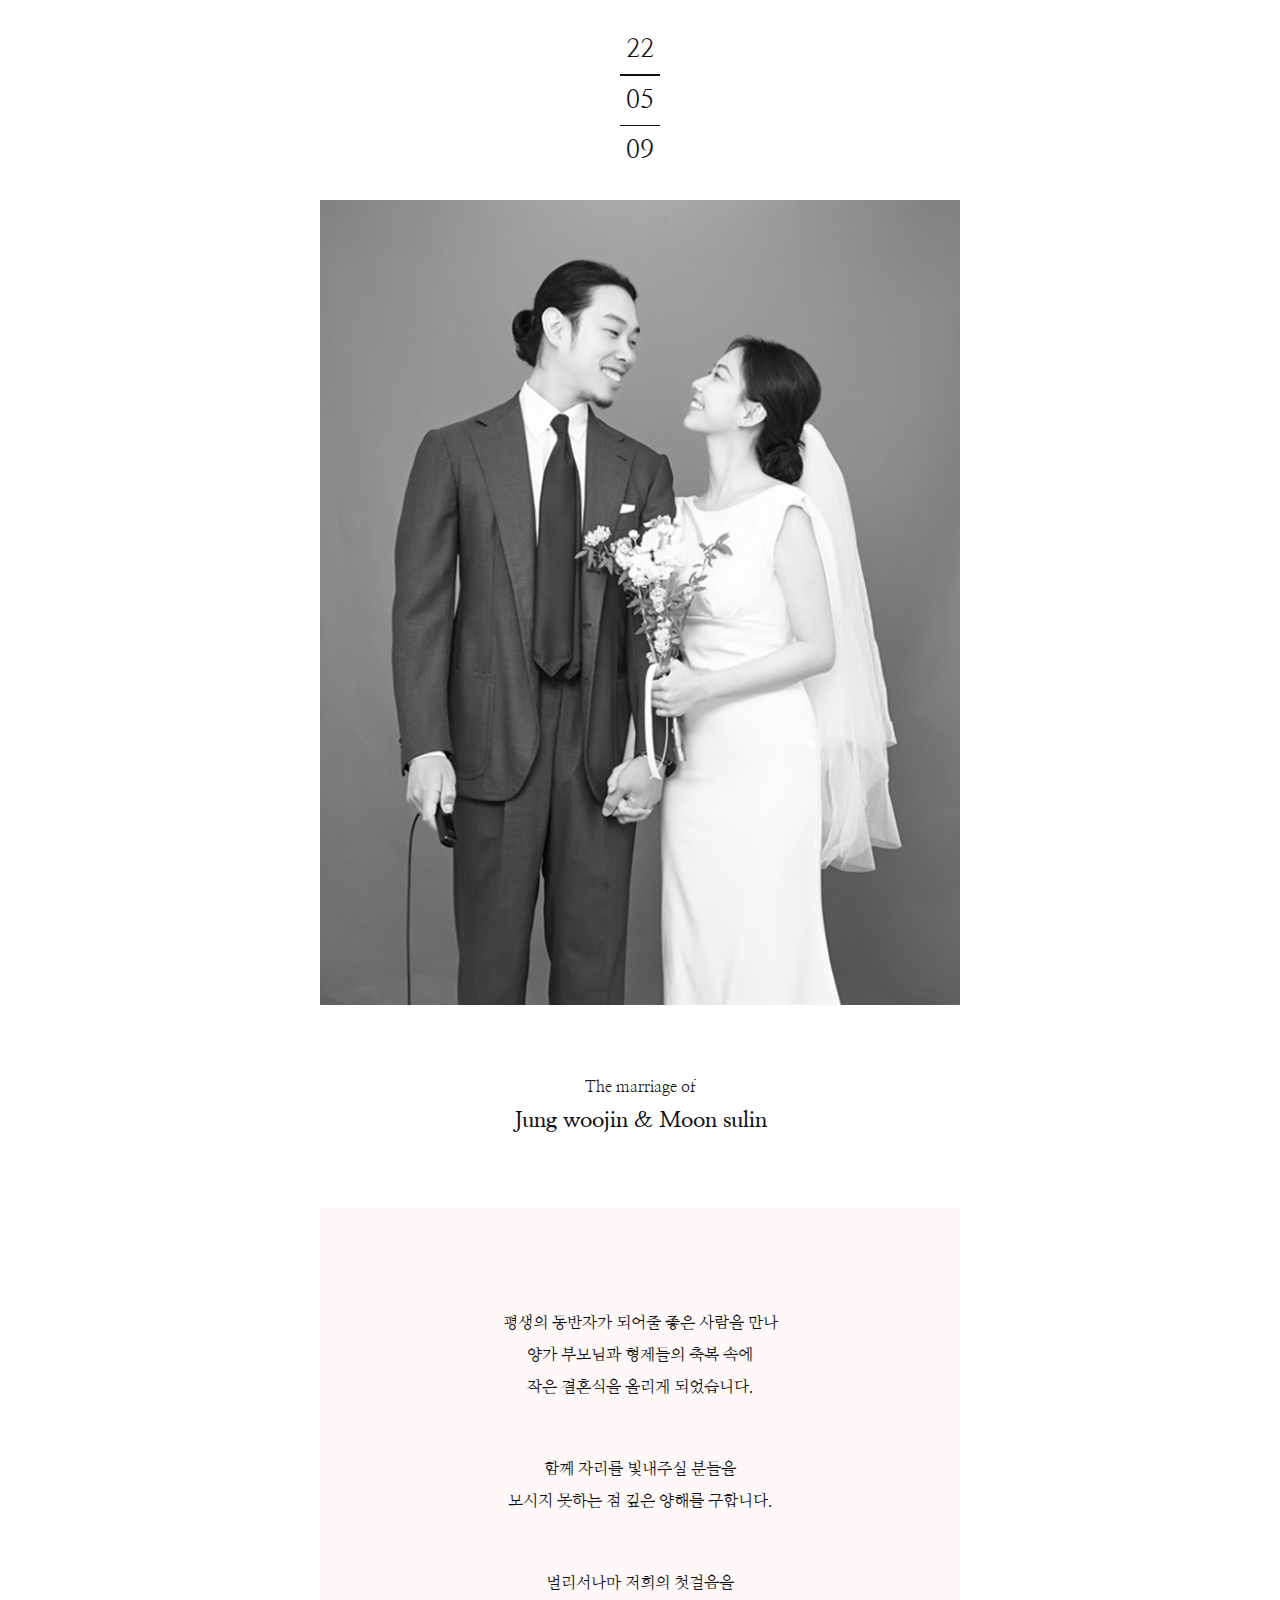
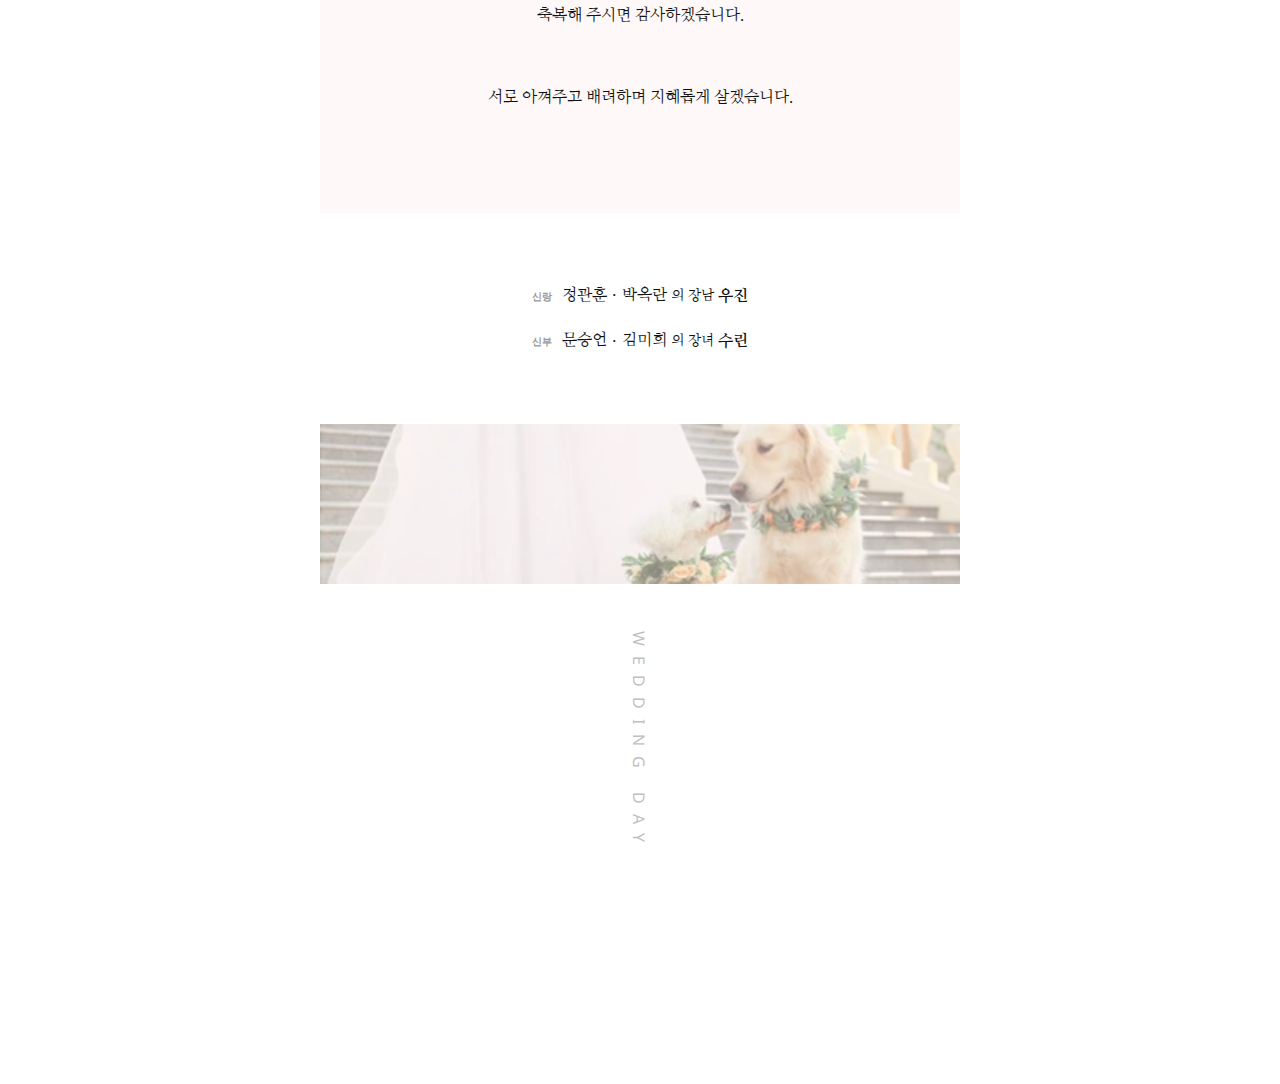
<file: index.html>
<!doctype html>
<html lang="ko">
 <head>
  <meta charset="UTF-8">
  <meta name="Author" content="">
  <meta name="Keywords" content="">
  <meta name="Description" content="">
  <meta name="viewport" content="width=device-width" />
  <meta name="format-detection" content="telephone=no">
  <meta property="og:type" content="website">
  <meta property="og:url" content="https://moonsulin.github.io/jungwoojin/">
  <meta property="og:title" content="The marriage of Woojin&sulin">
  <meta property="og:description" content="정우진과 문수린의 결혼식">
  <meta property="og:image" content="https://moonsulin.github.io/jungwoojin/img/Thum.jpg">
  
  <title>Woojin Sulin Wedding Day</title>
  <link rel="stylesheet" type="text/css" href="css/index.css"/>
 </head>
 <body>

    <div id="wrapper">
        <div class="contents">
            <section class="section-01">
                <div class="sect-01-w-date">
                    <div class="w-date">22</div>
                    <div class="w-date-line"></div>
                    <div class="w-date">05</div>
                    <div class="w-date-line"></div>
                    <div class="w-date">09</div>
                </div>
                <div class="sect-01-w-photo">
                    <div class="w-photo">
                        <img src="https://moonsulin.github.io/jungwoojin/img/weddingphoto.jpg" alt="" />
                    </div>
                </div>
                <div class="sect-01-w-n-txt">
                    <div class="w-n-txt-01">The marriage of</div>
                    <div class="w-n-txt-02">
                        Jung woojin & Moon sulin
                    </div>
                </div>
            </section>
            <section class="section-02">
                <div class="sect-w-invitation">
                    <div class="w-invitation">
                        평생의 동반자가 되어줄 좋은 사람을 만나<br />
                        양가 부모님과 형제들의 축복 속에<br />
                        작은 결혼식을 올리게 되었습니다.
                    </div>
                    
                    <div class="w-invitation">
                        함께 자리를 빛내주실 분들을<br />
                        모시지 못하는 점 깊은 양해를 구합니다.
                    </div>
                    
                    <div class="w-invitation">
                        멀리서나마 저희의 첫걸음을<br />
                        축복해 주시면 감사하겠습니다.
                    </div>
                    
                    <div class="w-invitation">
                        서로 아껴주고 배려하며 지혜롭게 살겠습니다.
                    </div>

                </div>
            </section>

            <section class="section-03">

                <div class="sect-w-parents">
                    <span class="w-h">신랑</span>정관훈<span class="w-cm">·</span>박옥란 <span class="w-h-s">의 장남</span> <span class="w-h-nm">우진</span>
                </div>

                <div class="sect-w-parents">
                    <span class="w-h">신부</span>문승언<span class="w-cm">·</span>김미희 <span class="w-h-s">의 장녀</span> <span class="w-h-nm">수린</span>
                </div>

            </section>


            <section class="section-04">

                <div class="w-bg-img">
                    <img src="https://moonsulin.github.io/jungwoojin/img/wedding_btm.jpg" alt=""/>
                </div>

            </section>

            <section class="secion-05">
                <div class="sect-05-w-txt">
                    <a href="https://moonsulin.github.io/jungwoojin/wedding-paper.html">WEDDING DAY</a>
                </div>
            </section>



        </div>
    </div>

 </body>
</html>
</file>
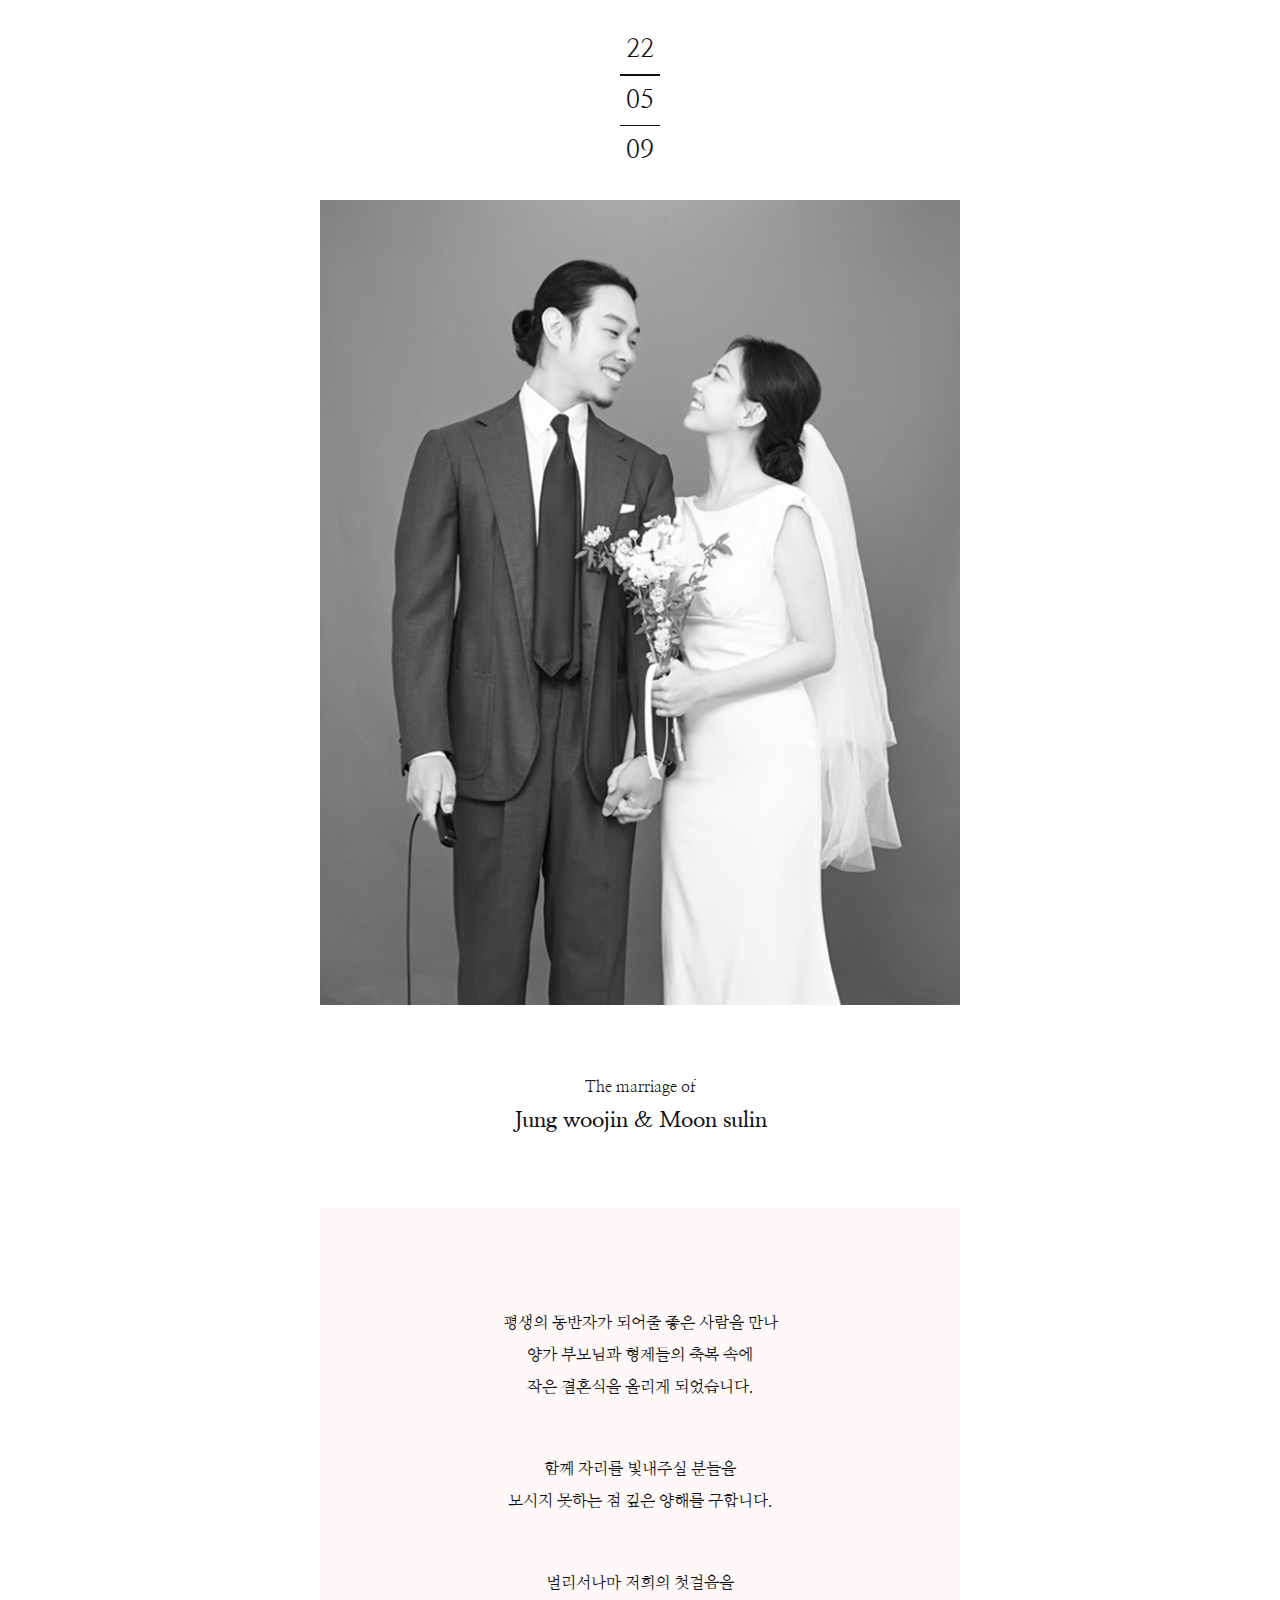
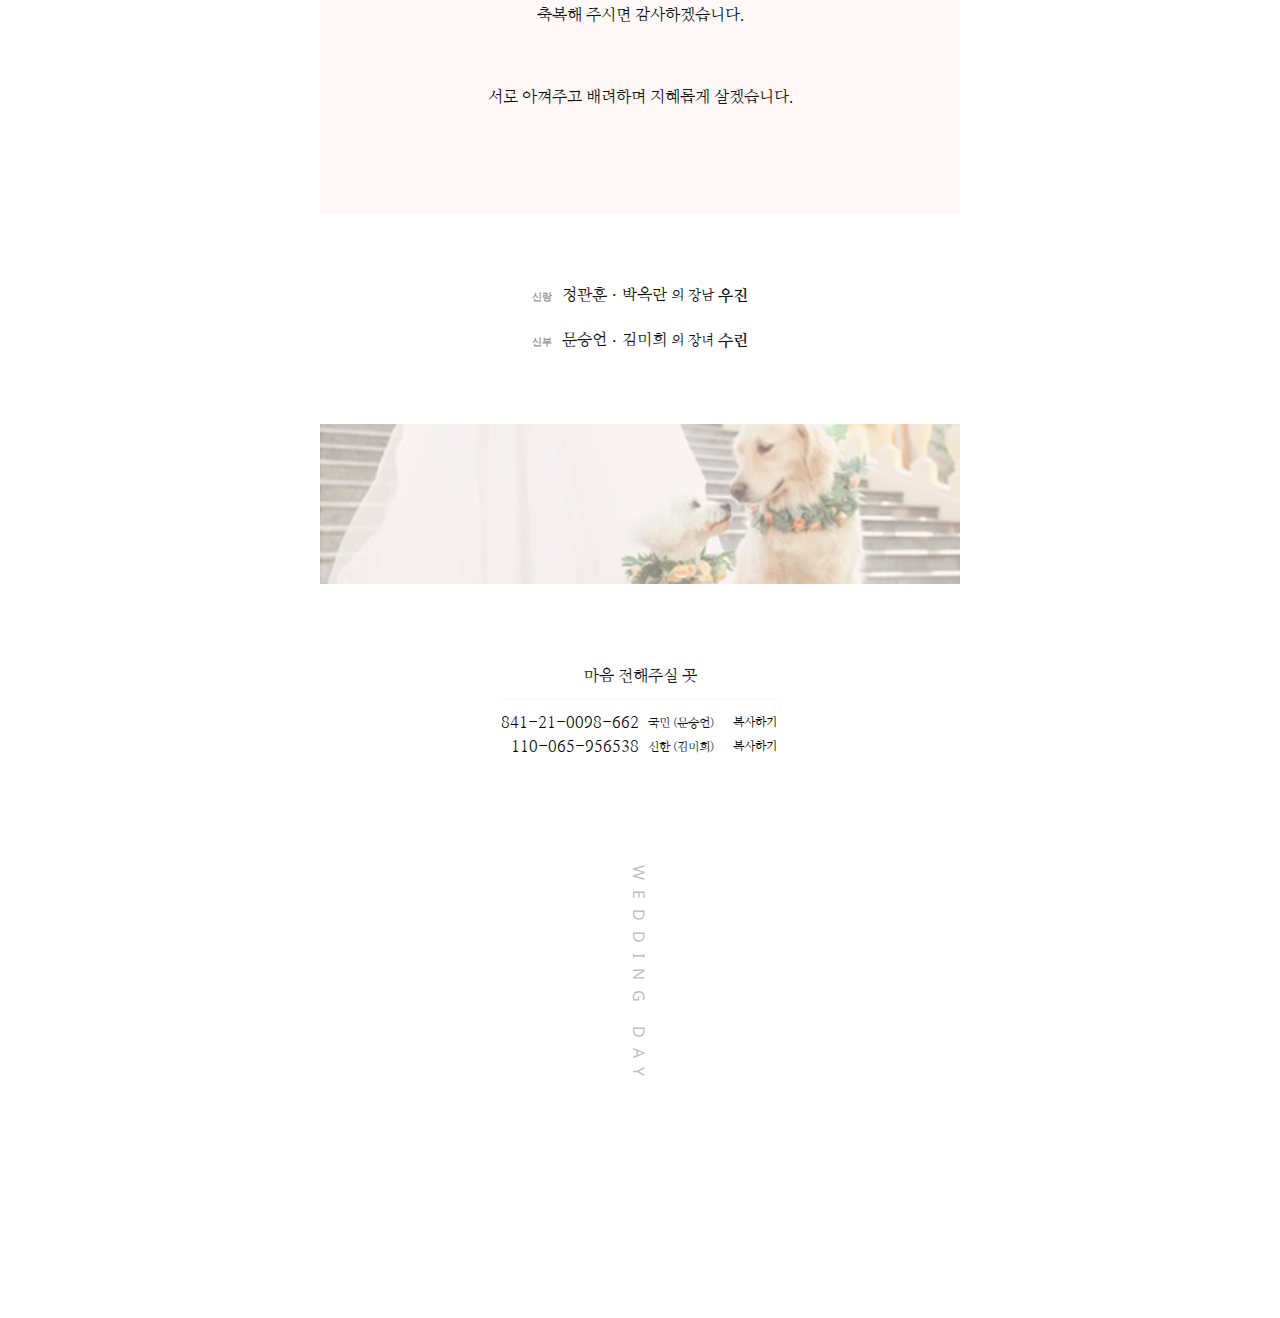
<file: wedding-day.html>
<!doctype html>
<html lang="ko">
 <head>
  <meta charset="UTF-8">
  <meta name="Author" content="">
  <meta name="Keywords" content="">
  <meta name="Description" content="">
  <meta name="viewport" content="width=device-width" />
  <meta name="format-detection" content="telephone=no">
  <meta property="og:type" content="website">
  <meta property="og:url" content="https://moonsulin.github.io/jungwoojin/">
  <meta property="og:title" content="The marriage of Woojin&sulin">
  <meta property="og:description" content="정우진과 문수린의 결혼식">
  <meta property="og:image" content="https://moonsulin.github.io/jungwoojin/img/Thum.jpg">
  
  <title>Woojin Sulin Wedding Day</title>
  <link rel="stylesheet" type="text/css" href="css/index.css"/>
 </head>
 <body>

    <div id="wrapper">
        <div class="contents">
            <section class="section-01">
                <div class="sect-01-w-date">
                    <div class="w-date">22</div>
                    <div class="w-date-line"></div>
                    <div class="w-date">05</div>
                    <div class="w-date-line"></div>
                    <div class="w-date">09</div>
                </div>
                <div class="sect-01-w-photo">
                    <div class="w-photo">
                        <img src="https://moonsulin.github.io/jungwoojin/img/weddingphoto.jpg" alt="" />
                    </div>
                </div>
                <div class="sect-01-w-n-txt">
                    <div class="w-n-txt-01">The marriage of</div>
                    <div class="w-n-txt-02">
                        Jung woojin & Moon sulin
                    </div>
                </div>
            </section>
            <section class="section-02">
                <div class="sect-w-invitation">
                    <div class="w-invitation">
                        평생의 동반자가 되어줄 좋은 사람을 만나<br />
                        양가 부모님과 형제들의 축복 속에<br />
                        작은 결혼식을 올리게 되었습니다.
                    </div>
                    
                    <div class="w-invitation">
                        함께 자리를 빛내주실 분들을<br />
                        모시지 못하는 점 깊은 양해를 구합니다.
                    </div>
                    
                    <div class="w-invitation">
                        멀리서나마 저희의 첫걸음을<br />
                        축복해 주시면 감사하겠습니다.
                    </div>
                    
                    <div class="w-invitation">
                        서로 아껴주고 배려하며 지혜롭게 살겠습니다.
                    </div>

                </div>
            </section>

            <section class="section-03">

                <div class="sect-w-parents">
                    <span class="w-h">신랑</span>정관훈<span class="w-cm">·</span>박옥란 <span class="w-h-s">의 장남</span> <span class="w-h-nm">우진</span>
                </div>

                <div class="sect-w-parents">
                    <span class="w-h">신부</span>문승언<span class="w-cm">·</span>김미희 <span class="w-h-s">의 장녀</span> <span class="w-h-nm">수린</span>
                </div>

            </section>



            <section class="section-04">

                <div class="w-bg-img">
                    <img src="https://moonsulin.github.io/jungwoojin/img/wedding_btm.jpg" alt=""/>
                </div>

            </section>

            <section class="section-06">
                <div class="w-bank">
                    <div class="w-bank-tit">마음 전해주실 곳</div>
                    <div class="w-bank-txt">
                        <input type="text" class="copy-txt" value="841-21-0098-662" id="myInput">
                        <div class="bank-nm">국민 (문승언)</div>
                        <button class="copy-btn" onclick="copyToClipboard()">복사하기</button>
                        <script>
                            function copyToClipboard() {
                              var copyText = document.getElementById("myInput");
                              copyText.select();
                              copyText.setSelectionRange(0, 99999)
                              document.execCommand("copy");
                              alert("복사되었습니다. : " + copyText.value);
                            }
                        </script>
                    </div>
                    <div class="w-bank-txt">
                        <input type="text" class="copy-txt" value="110-065-956538" id="myInput2">
                        <div class="bank-nm">신한 (김미희)</div>
                        <button class="copy-btn" onclick="copyToClipboard2()">복사하기</button>
                        <script>
                            function copyToClipboard2() {
                              var copyText = document.getElementById("myInput2");
                              copyText.select();
                              copyText.setSelectionRange(0, 99999)
                              document.execCommand("copy");
                              alert("복사되었습니다. : " + copyText.value);
                            }
                        </script>
                    </div>
                </div>
            </section>

            <section class="secion-05">
                <div class="sect-05-w-txt">
                    <a href="https://moonsulin.github.io/jungwoojin/wedding-paper.html">WEDDING DAY</a>
                </div>
            </section>



        </div>
    </div>

 </body>
</html>
</file>
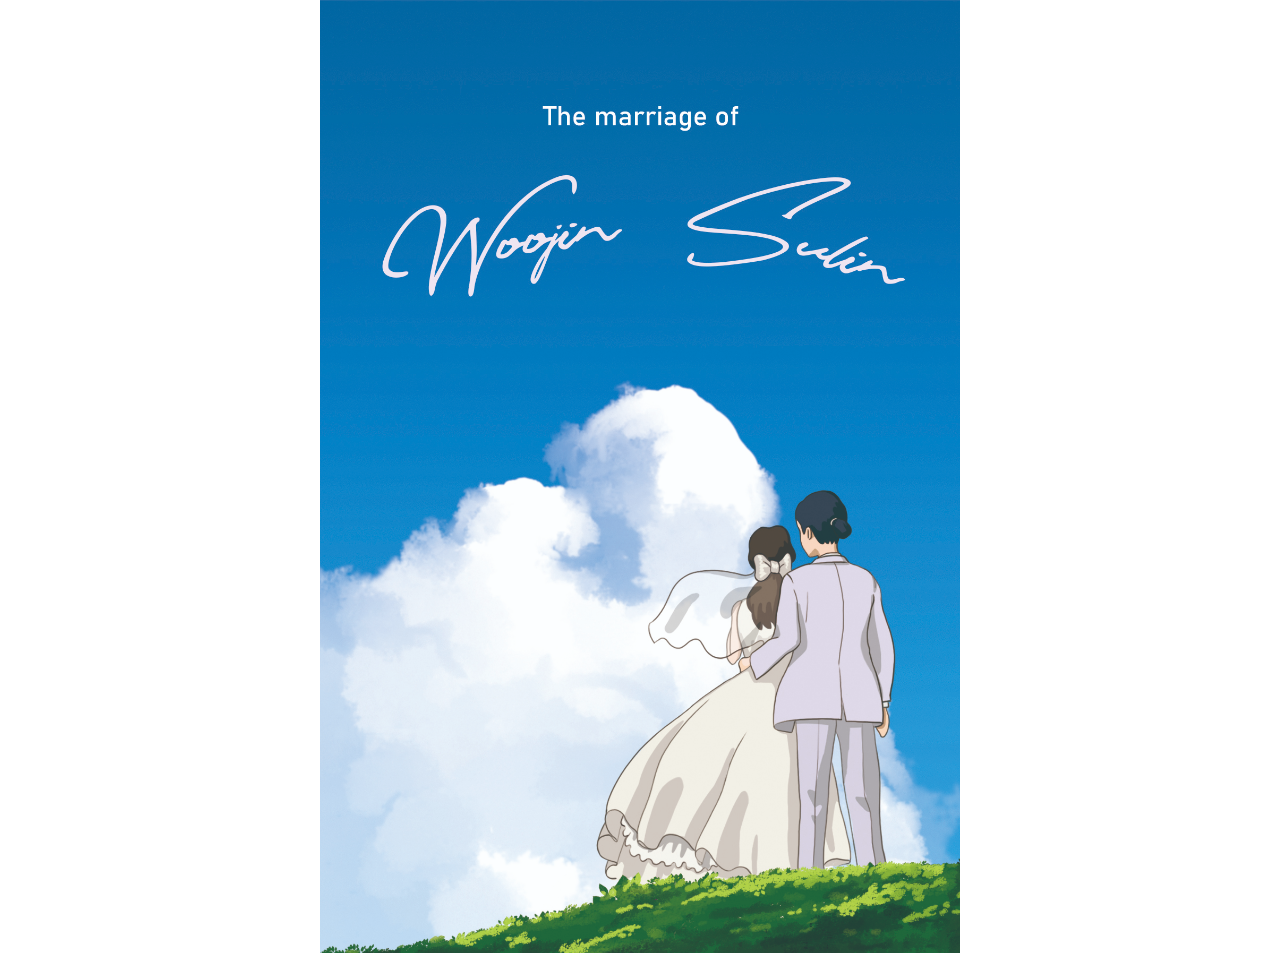
<file: wedding-paper.html>
<!doctype html>
<html lang="ko">
 <head>
  <meta charset="UTF-8">
  <meta name="Author" content="">
  <meta name="Keywords" content="">
  <meta name="Description" content="">
  <meta name="viewport" content="width=device-width" />
  <meta name="format-detection" content="telephone=no">
  <title>Woojin Sulin Wedding Day</title>
  <link rel="stylesheet" type="text/css" href="css/index.css"/>
 </head>
 <body>

    <div id="wrapper">
        <div class="contents">
            <div class="wedding-paper">
                <img src="img/pager_wedding_front.jpg" alt="wedding-paper" />
            </div>
        </div>
    </div>
 </body>
</html>
</file>
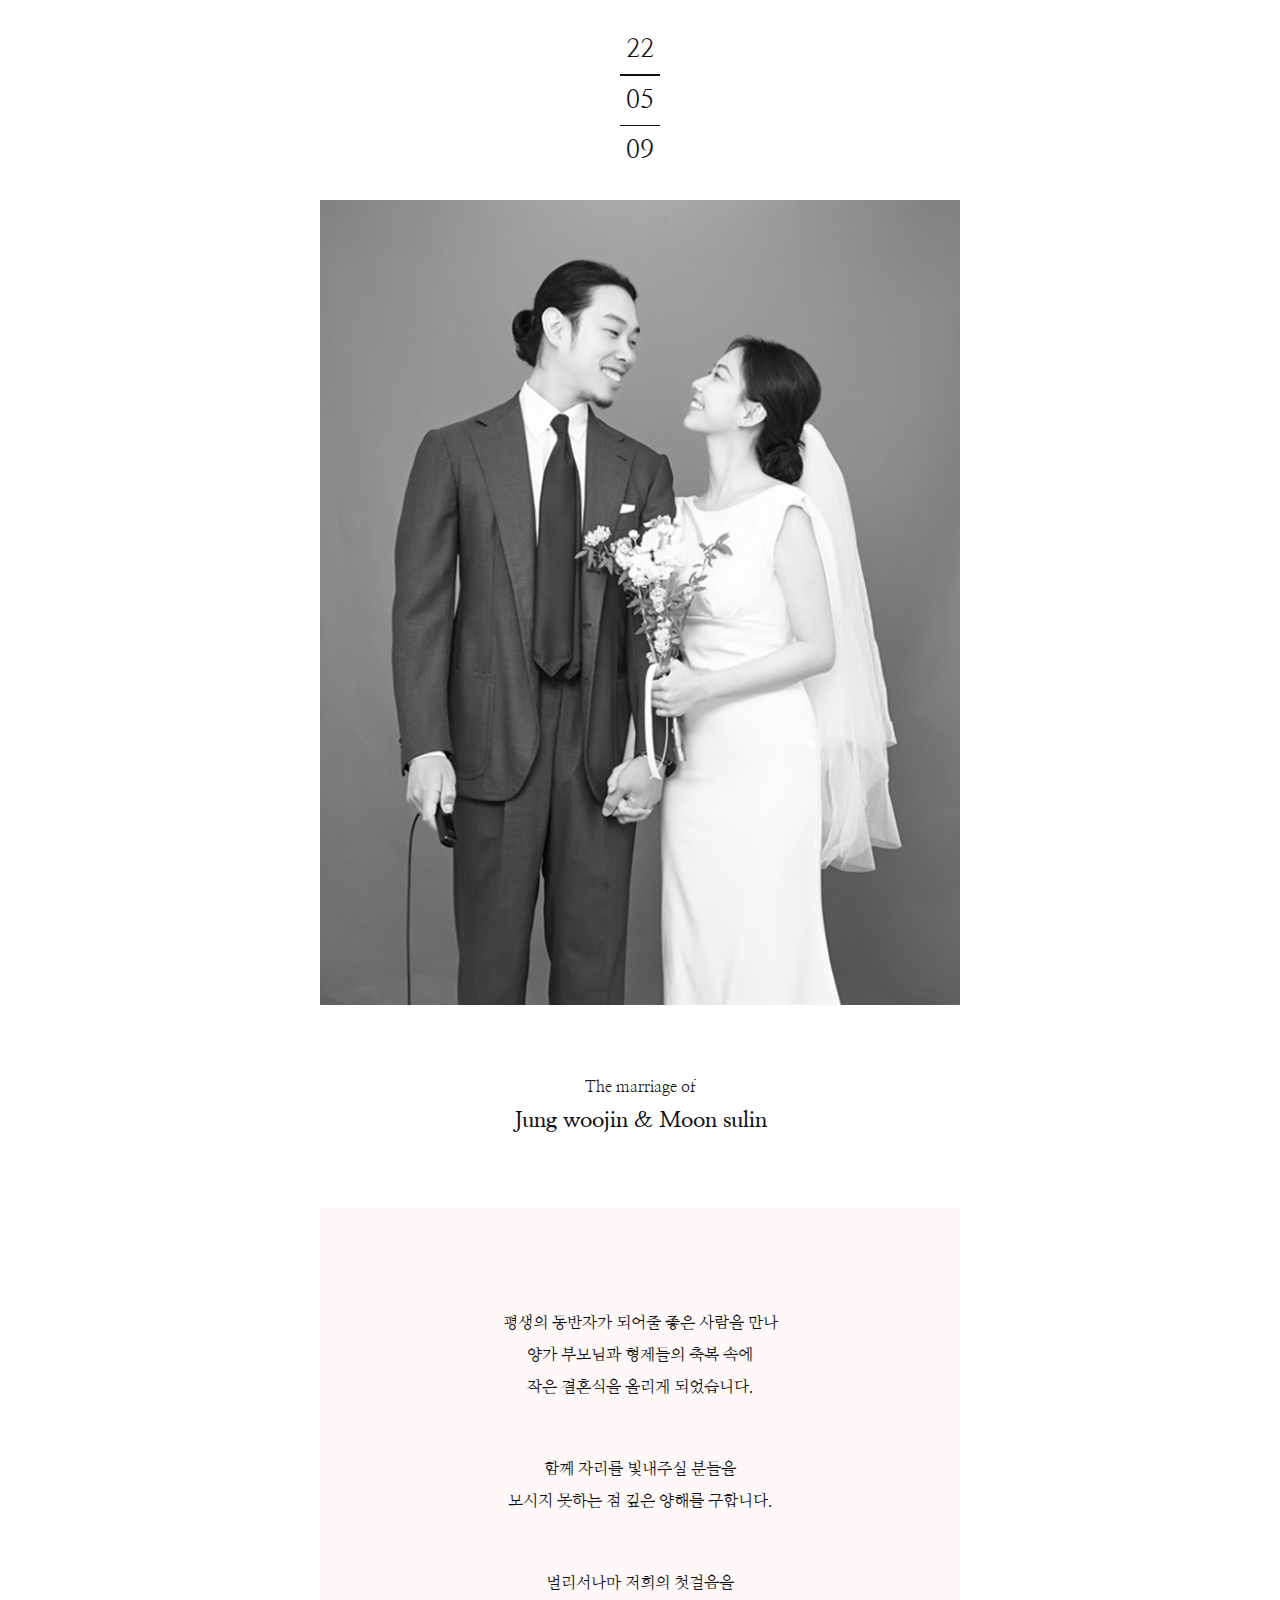
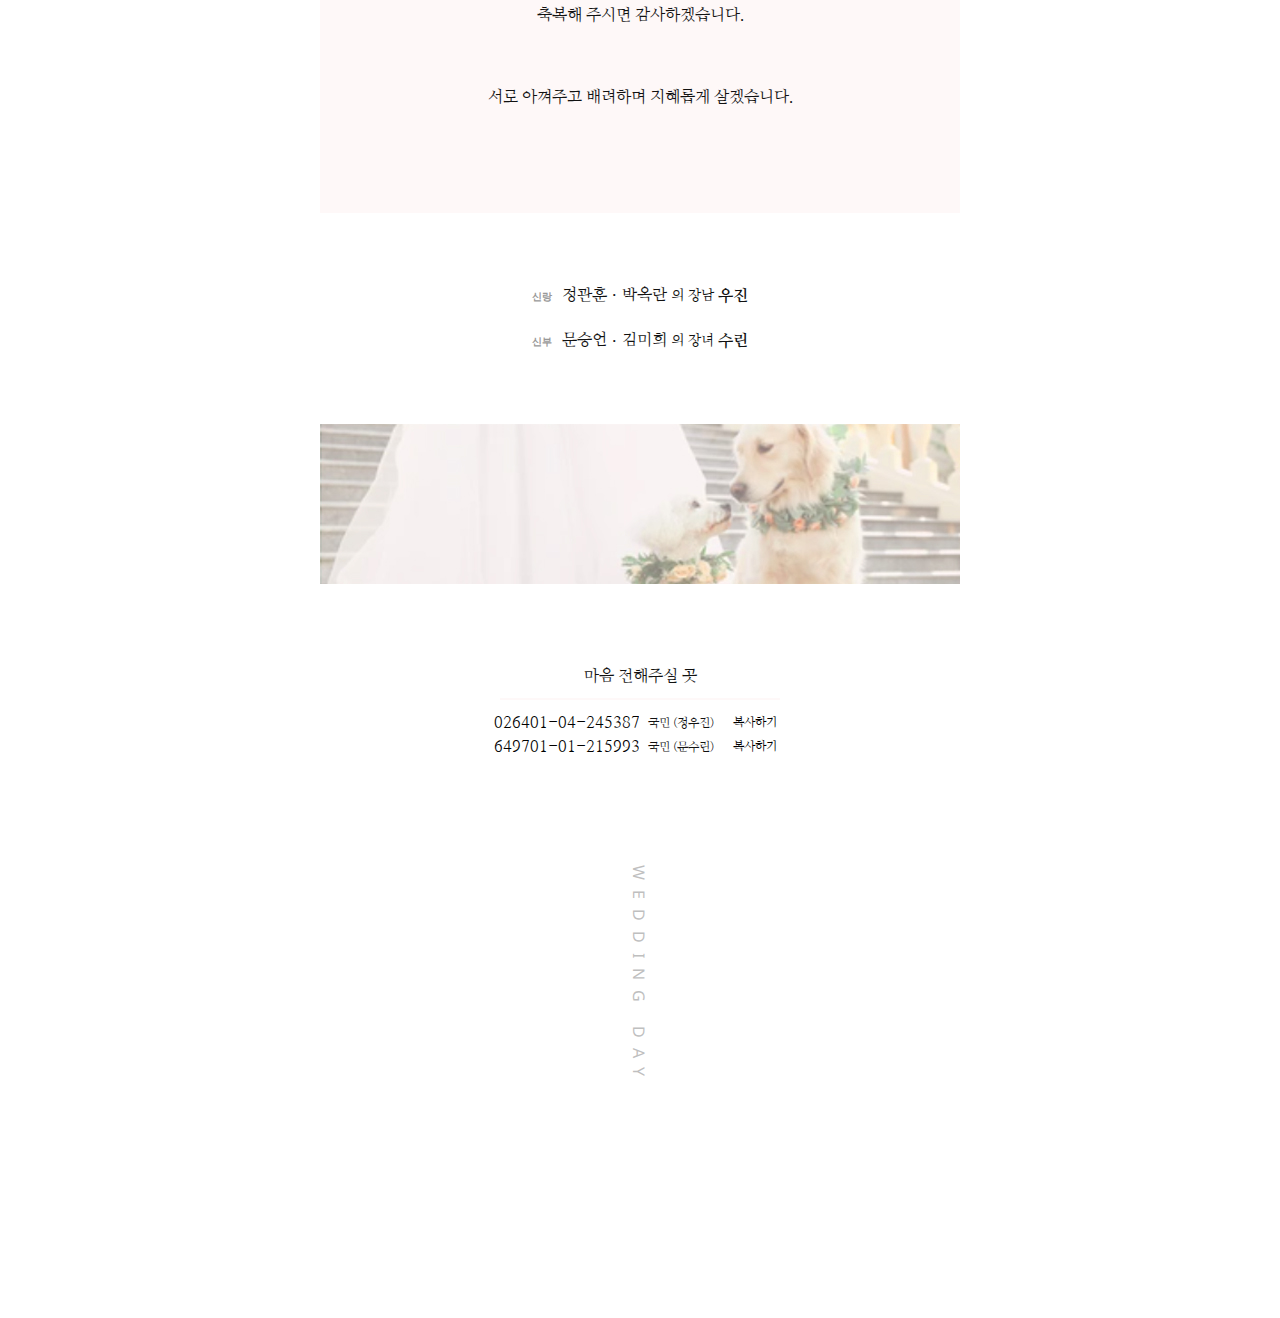
<file: wedding.html>
<!doctype html>
<html lang="ko">
 <head>
  <meta charset="UTF-8">
  <meta name="Author" content="">
  <meta name="Keywords" content="">
  <meta name="Description" content="">
  <meta name="viewport" content="width=device-width" />
  <meta name="format-detection" content="telephone=no">
  <meta property="og:type" content="website">
  <meta property="og:url" content="https://moonsulin.github.io/jungwoojin/">
  <meta property="og:title" content="The marriage of Woojin&sulin">
  <meta property="og:description" content="정우진과 문수린의 결혼식">
  <meta property="og:image" content="https://moonsulin.github.io/jungwoojin/img/Thum.jpg">
  
  <title>Woojin Sulin Wedding Day</title>
  <link rel="stylesheet" type="text/css" href="css/index.css"/>
 </head>
 <body>

    <div id="wrapper">
        <div class="contents">
            <section class="section-01">
                <div class="sect-01-w-date">
                    <div class="w-date">22</div>
                    <div class="w-date-line"></div>
                    <div class="w-date">05</div>
                    <div class="w-date-line"></div>
                    <div class="w-date">09</div>
                </div>
                <div class="sect-01-w-photo">
                    <div class="w-photo">
                        <img src="https://moonsulin.github.io/jungwoojin/img/weddingphoto.jpg" alt="" />
                    </div>
                </div>
                <div class="sect-01-w-n-txt">
                    <div class="w-n-txt-01">The marriage of</div>
                    <div class="w-n-txt-02">
                        Jung woojin & Moon sulin
                    </div>
                </div>
            </section>
            <section class="section-02">
                <div class="sect-w-invitation">
                    <div class="w-invitation">
                        평생의 동반자가 되어줄 좋은 사람을 만나<br />
                        양가 부모님과 형제들의 축복 속에<br />
                        작은 결혼식을 올리게 되었습니다.
                    </div>
                    
                    <div class="w-invitation">
                        함께 자리를 빛내주실 분들을<br />
                        모시지 못하는 점 깊은 양해를 구합니다.
                    </div>
                    
                    <div class="w-invitation">
                        멀리서나마 저희의 첫걸음을<br />
                        축복해 주시면 감사하겠습니다.
                    </div>
                    
                    <div class="w-invitation">
                        서로 아껴주고 배려하며 지혜롭게 살겠습니다.
                    </div>

                </div>
            </section>

            <section class="section-03">

                <div class="sect-w-parents">
                    <span class="w-h">신랑</span>정관훈<span class="w-cm">·</span>박옥란 <span class="w-h-s">의 장남</span> <span class="w-h-nm">우진</span>
                </div>

                <div class="sect-w-parents">
                    <span class="w-h">신부</span>문승언<span class="w-cm">·</span>김미희 <span class="w-h-s">의 장녀</span> <span class="w-h-nm">수린</span>
                </div>

            </section>



            <section class="section-04">

                <div class="w-bg-img">
                    <img src="https://moonsulin.github.io/jungwoojin/img/wedding_btm.jpg" alt=""/>
                </div>

            </section>

            <section class="section-06">
                <div class="w-bank">
                    <div class="w-bank-tit">마음 전해주실 곳</div>

                    <div class="w-bank-txt">
                        <input type="text" class="copy-txt" value="026401-04-245387" id="myInput">
                        <div class="bank-nm">국민 (정우진)</div>
                        <button class="copy-btn" onclick="copyToClipboard()">복사하기</button>
                        <script>
                            function copyToClipboard() {
                              var copyText = document.getElementById("myInput");
                              copyText.select();
                              copyText.setSelectionRange(0, 99999)
                              document.execCommand("copy");
                              alert("복사되었습니다. : " + copyText.value);
                            }
                        </script>
                    </div>
                    <div class="w-bank-txt">
                        <input type="text" class="copy-txt" value="649701-01-215993" id="myInput2">
                        <div class="bank-nm">국민 (문수린)</div>
                        <button class="copy-btn" onclick="copyToClipboard2()">복사하기</button>
                        <script>
                            function copyToClipboard2() {
                              var copyText = document.getElementById("myInput2");
                              copyText.select();
                              copyText.setSelectionRange(0, 99999)
                              document.execCommand("copy");
                              alert("복사되었습니다. : " + copyText.value);
                            }
                        </script>
                    </div>
                    
                </div>
            </section>

            <section class="secion-05">
                <div class="sect-05-w-txt">
                    <a href="https://moonsulin.github.io/jungwoojin/wedding-paper.html">WEDDING DAY</a>
                </div>
            </section>



        </div>
    </div>

 </body>
</html>
</file>
<file: css/index.css>
@charset "utf-8";
@import url(reset.css);


#wrapper {width:100%; height: 100%; margin: 0; padding: 0; position: relative; overflow: hidden;}

.contents {width: 640px; margin: 0 auto; text-align: center;}
.section-01 {padding: 30px 0 0;}
.sect-01-w-date {padding: 0 0 30px 0;}
.w-date {font-size: 26px;}
.w-date-line {width: 40px; height: 1.5px; background-color: #111;margin: 5px auto;}
.sect-01-w-photo {}
.w-photo {}
.sect-01-w-n-txt {padding: 70px 0;}
.w-n-txt-01 {}
.w-n-txt-02 {margin-top: 5px; font-weight: 600; font-size: 22px;}

.section-02 {background-color: #fef8f8; height: 606px; padding: 50px 0; line-height: 2;}
.w-invitation {margin: 50px 0;}

.section-03 {padding: 60px 0;}
.sect-w-parents {padding: 10px 0;}
.w-h {font-size: 10px; color: #999; font-family: 'NanumSquareRound'; font-weight: 600; margin-right: 10px;}
.w-cm {margin: 0 5px;}
.w-h-s {font-size: 14px;}
.w-h-nm {font-weight: 600;;}

.ection-04 {overflow: hidden;}
.w-bg-img {width: 100%;}

.secion-05 {padding: 80px 0; height: 500px}
.sect-05-w-txt {font-family: 'Noto Sans'; font-weight: 400; color: #bfbfbf; letter-spacing: 10px; transform: rotate(90deg); padding-left: 130px;}


.section-06 {padding: 60px 0;}
.w-bank-tit {padding: 10px 0; margin:10px auto; border-bottom: 2px solid #fef8f8; width: 280px;}
.copy-txt {width: 145px; margin: 0 5px;text-align: right; }
.bank-nm {font-size: 12px; display: inline-block;}
.copy-btn {margin: 0 15px;}




@media all and (max-width: 640px) {
    .contents {width: 100%;}

}
</file>
